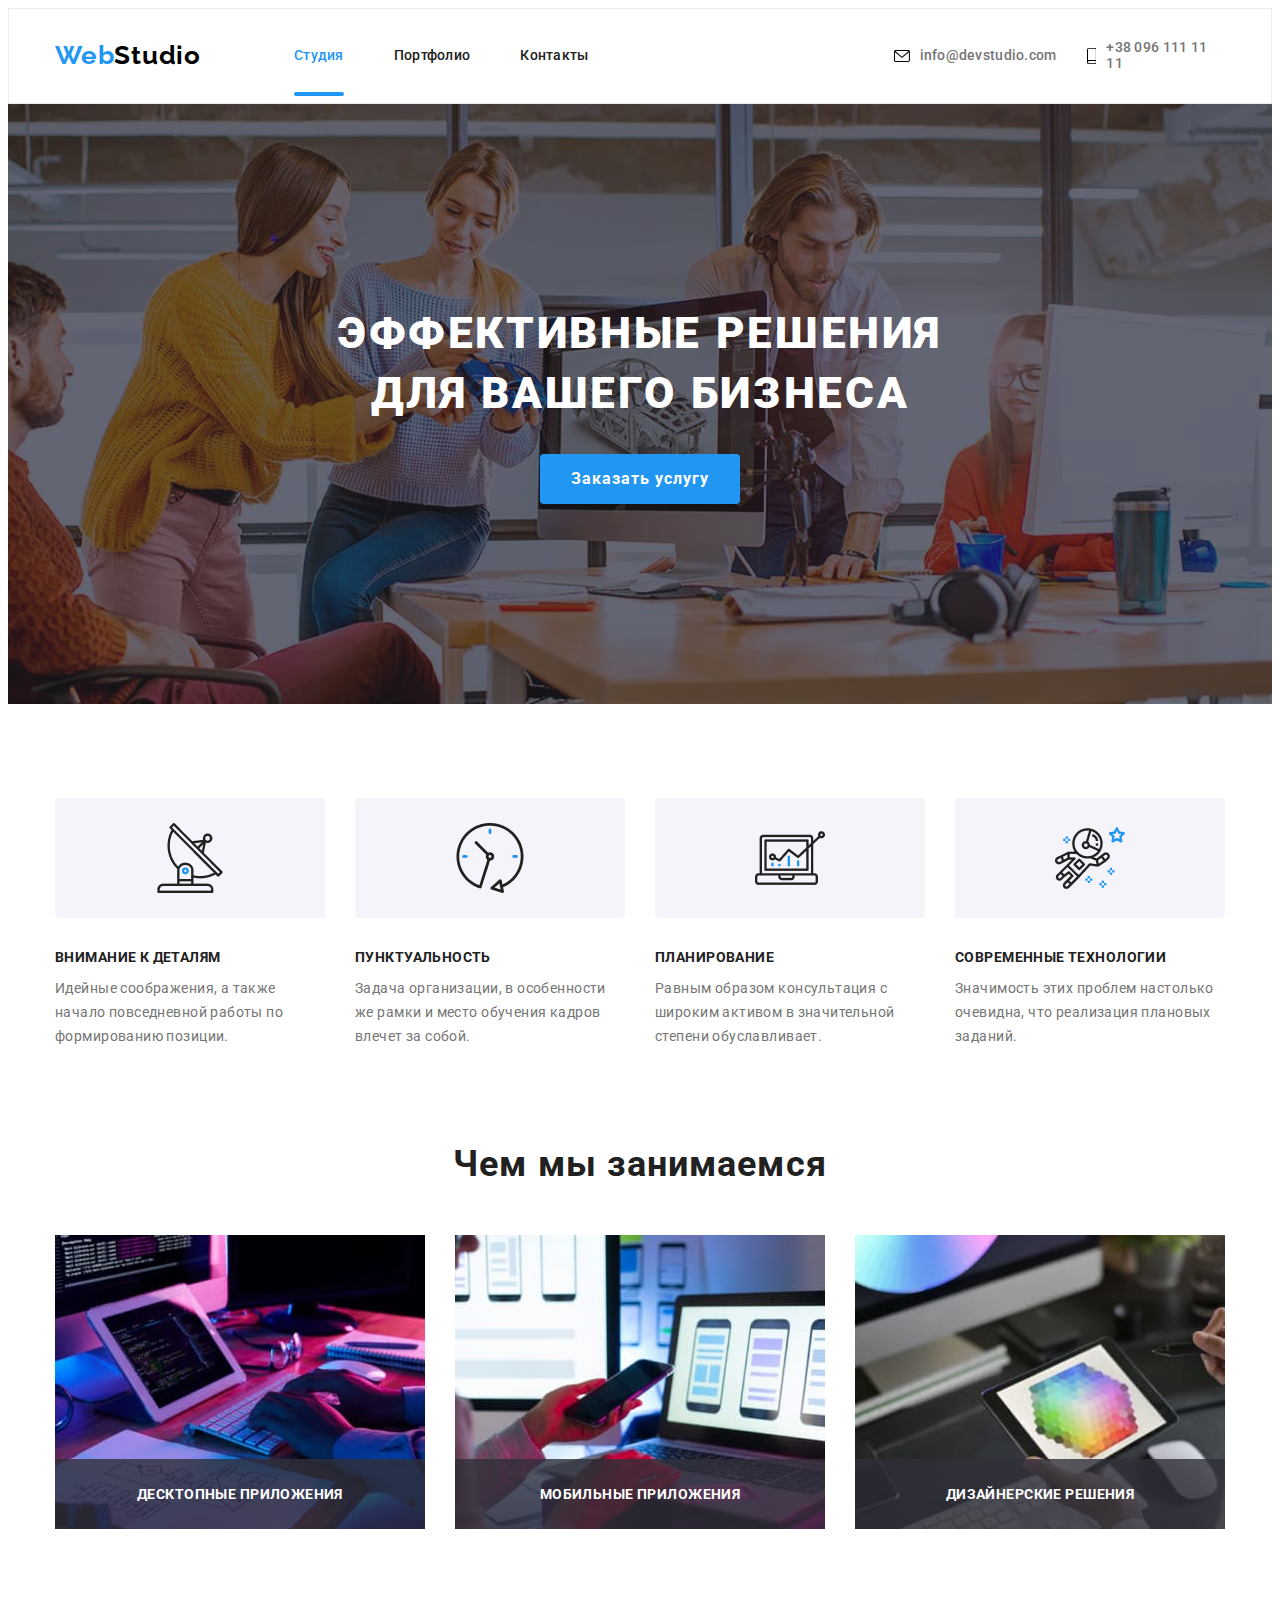
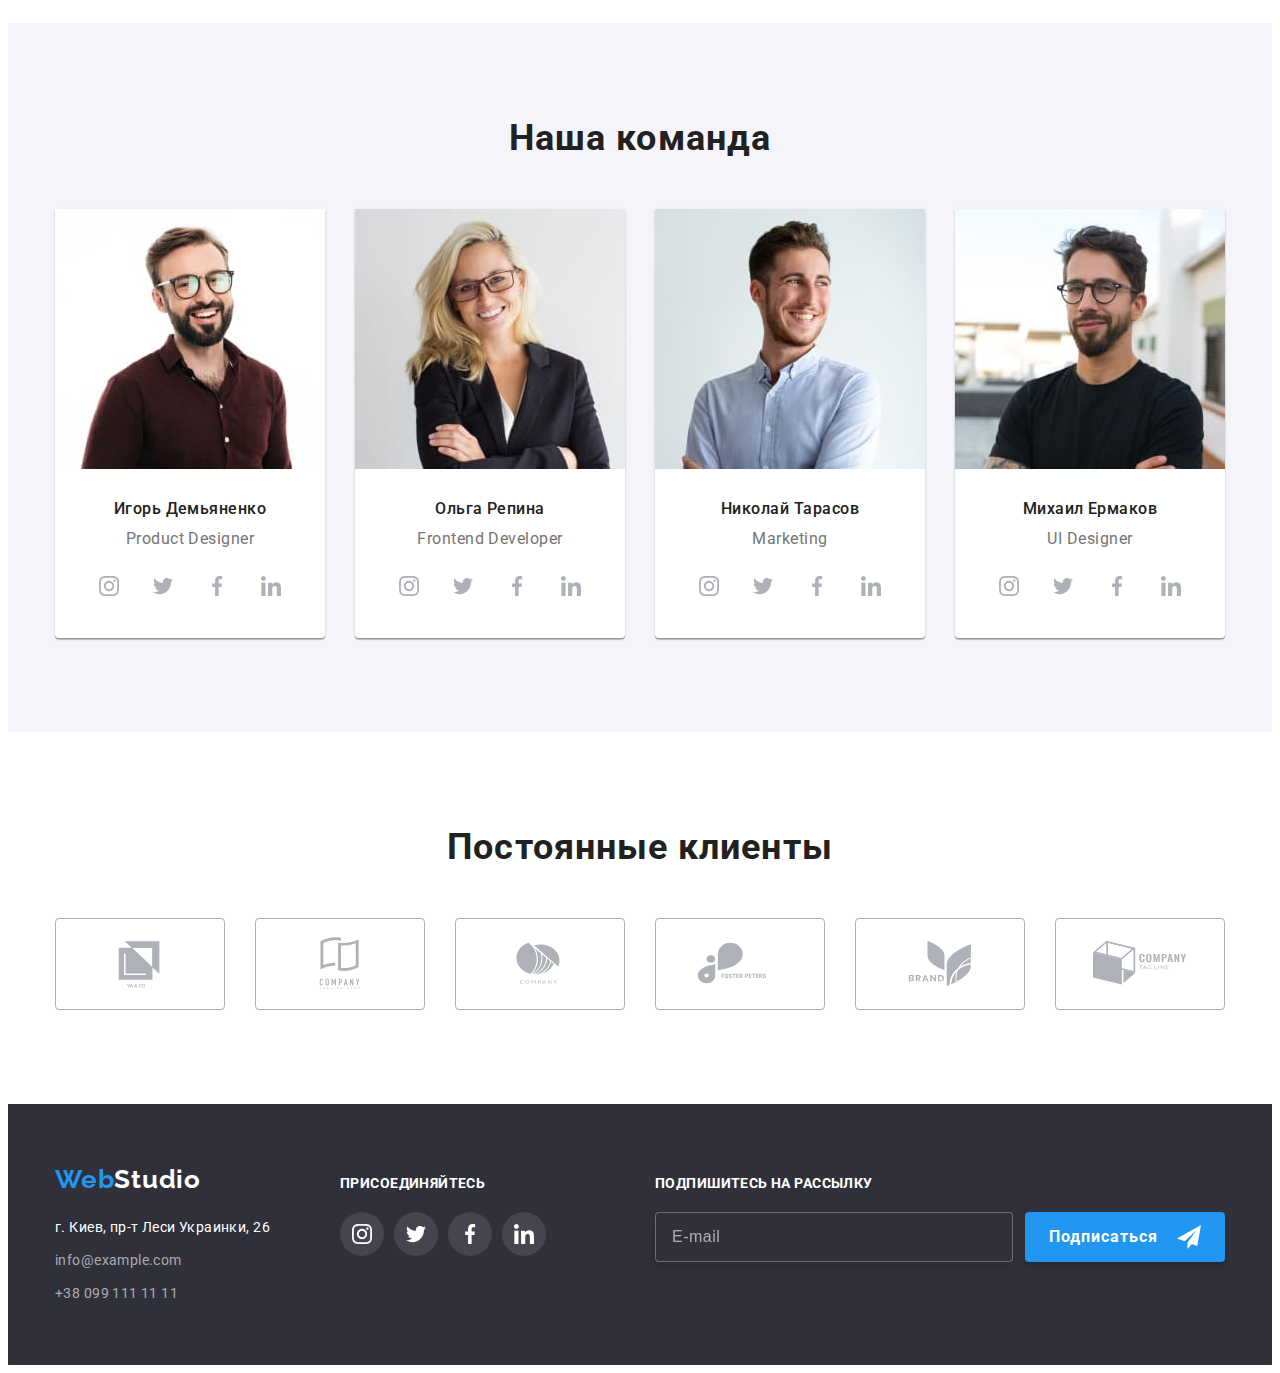
<file: index.html>
<!DOCTYPE html>
<html lang="ru">
  <head>
    <meta charset="UTF-8" />
    <meta http-equiv="X-UA-Compatible" content="IE=edge" />
    <meta name="viewport" content="width=device-width, initial-scale=1.0" />
    <link rel="preconnect" href="https://fonts.googleapis.com" />
    <link rel="preconnect" href="https://fonts.gstatic.com" crossorigin />
    <link
      href="https://fonts.googleapis.com/css2?family=Raleway:wght@700&family=Roboto:wght@400;500;700;900&display=swap"
      rel="stylesheet"
    />
    <title>Студия</title>
    <link
      rel="stylesheet"
      href="https://cdnjs.cloudflare.com/ajax/libs/modern-normalize/1.1.0/modern-normalize.min.css"
      integrity="sha512-wpPYUAdjBVSE4KJnH1VR1HeZfpl1ub8YT/NKx4PuQ5NmX2tKuGu6U/JRp5y+Y8XG2tV+wKQpNHVUX03MfMFn9Q=="
      crossorigin="anonymous"
      referrerpolicy="no-referrer"
    />
    <link rel="stylesheet" href="./css/main.min.css">
  </head>
  <body>
    <header class="header">
      <div class="header-container container">
        <nav class="nav">
          <a href="" lang="en" class="nav__logo logo link"
            ><span class="half-logo">Web</span>Studio</a
          >
          <ul class="menu list">
            <li class="menu__item">
              <a href="./index.html" class="menu__link link current">Студия</a>
            </li>
            <li class="menu__item">
              <a href="./portfolio.html" class="menu__link link">Портфолио</a>
            </li>
            <li class="menu__item">
              <a href="" class="menu__link link">Контакты</a>
            </li>
          </ul>
        </nav>
        <ul class="menu list">
          <li class="mail">
            <a href="mailto:info@devstudio.com" class="mail__link link">
              <svg class="mail__icon" width="16" height="12">
                <use href="./images/icons.svg#icon-mail-icon"></use>
              </svg>
              info@devstudio.com
            </a>
          </li>
          <li class="tel">
            <a href="tel:+380961111111" class="tel__link link">
              <svg class="tel__icon" width="10" height="16">
                <use href="./images/icons.svg#icon-tel-icon"></use>
              </svg>
              +38 096 111 11 11
            </a>
          </li>
        </ul>
      </div>
    </header>
    <main>
      <section class="after-header section">
        <div class="after-header__container container">
          <h1 class="after-header__title">
            Эффективные решения для вашего бизнеса
          </h1>
          <button
            type="button"
            class="after-header__btn after-header__btn-background btn"
            data-modal-open
          >
            Заказать услугу
          </button>
        </div>
      </section>
      <section class="about section">
        <div class="about__container container">
          <h2 class="visually-hidden">О нас</h2>
          <ul class="about__list list">
            <li class="about__item about__icon-antenna">
              Внимание к деталям
              <p class="about__item-text">
                Идейные соображения, а также начало повседневной работы по
                формированию позиции.
              </p>
            </li>
            <li class="about__item about__icon-clock">
              Пунктуальность
              <p class="about__item-text">
                Задача организации, в особенности же рамки и место обучения
                кадров влечет за собой.
              </p>
            </li>
            <li class="about__item about__icon-diagram">
              Планирование
              <p class="about__item-text">
                Равным образом консультация с широким активом в значительной
                степени обуславливает.
              </p>
            </li>
            <li class="about__item about__icon-astronaut">
              Современные технологии
              <p class="about__item-text">
                Значимость этих проблем настолько очевидна, что реализация
                плановых заданий.
              </p>
            </li>
          </ul>
        </div>
      </section>
      <section class="hero section">
        <div class="hero__container container">
          <h2 class="hero__title">Чем мы занимаемся</h2>
          <ul class="hero__list list">
            <li class="hero__item">
              <div class="hero__item-description">
                <img
                  src="./images/about-1.jpg"
                  alt="человек работает за компьютером"
                  width="370"
                  height="294"
                />
                <h3 class="hero__description-text">Десктопные приложения</h3>
              </div>
            </li>
            <li class="hero__item">
              <div class="hero__item-description">
                <img
                  src="./images/about-2.jpg"
                  alt="человек работает за ноутбуком"
                  width="370"
                  height="294"
                />
                <h3 class="hero__description-text">Мобильные приложения</h3>
              </div>
            </li>
            <li class="hero__item">
              <div class="hero__item-description">
                <img
                  src="./images/about-3.jpg"
                  alt="человек работает на планшете"
                  width="370"
                  height="294"
                />
                <h3 class="hero__description-text">Дизайнерские решения</h3>
              </div>
            </li>
          </ul>
        </div>
      </section>
      <section class="team section">
        <div class="team__container container">
          <h2 class="team__title">Наша команда</h2>
          <ul class="team__list list">
            <li class="team__item">
              <img
                src="./images/our-team-1.jpg"
                alt="фото Игорь Демьяненко"
                width="270"
                height="260"
              />
              <div class="team__text-container">
                <h3 class="team__item-title">Игорь Демьяненко</h3>
                <p lang="en" class="team__item-text">Product Designer</p>
                <ul class="team__soc-list list">
                  <li class="team__soc-item">
                    <a href="" class="team__soc-link link">
                      <svg class="team__soc-icon" width="20" height="20">
                        <use
                          href="./images/icons.svg#icon-instagram-icon"
                        ></use>
                      </svg>
                    </a>
                  </li>
                  <li class="team__soc-item">
                    <a href="" class="team__soc-link link">
                      <svg class="team__soc-icon" width="20" height="20">
                        <use href="./images/icons.svg#icon-twitter-icon"></use>
                      </svg>
                    </a>
                  </li>
                  <li class="team__soc-item">
                    <a href="" class="team__soc-link link">
                      <svg class="team__soc-icon" width="20" height="20">
                        <use href="./images/icons.svg#icon-facebook-icon"></use>
                      </svg>
                    </a>
                  </li>
                  <li class="team__soc-item">
                    <a href="" class="team__soc-link link">
                      <svg class="team__soc-icon" width="20" height="20">
                        <use href="./images/icons.svg#icon-linkedin-icon"></use>
                      </svg>
                    </a>
                  </li>
                </ul>
              </div>
            </li>
            <li class="team__item">
              <img
                src="./images/our-team-2.jpg"
                alt="фото Ольга Репина"
                width="270"
                height="260"
              />
              <div class="team__text-container">
                <h3 class="team__item-title">Ольга Репина</h3>
                <p lang="en" class="team__item-text">Frontend Developer</p>
                <ul class="team__soc-list list">
                  <li class="team__soc-item">
                    <a href="" class="team__soc-link link">
                      <svg class="team__soc-icon" width="20" height="20">
                        <use
                          href="./images/icons.svg#icon-instagram-icon"
                        ></use>
                      </svg>
                    </a>
                  </li>
                  <li class="team__soc-item">
                    <a href="" class="team__soc-link link">
                      <svg class="team__soc-icon" width="20" height="20">
                        <use href="./images/icons.svg#icon-twitter-icon"></use>
                      </svg>
                    </a>
                  </li>
                  <li class="team__soc-item">
                    <a href="" class="team__soc-link link">
                      <svg class="team__soc-icon" width="20" height="20">
                        <use href="./images/icons.svg#icon-facebook-icon"></use>
                      </svg>
                    </a>
                  </li>
                  <li class="team__soc-item">
                    <a href="" class="team__soc-link link">
                      <svg class="team__soc-icon" width="20" height="20">
                        <use href="./images/icons.svg#icon-linkedin-icon"></use>
                      </svg>
                    </a>
                  </li>
                </ul>
              </div>
            </li>
            <li class="team__item">
              <img
                src="./images/our-team-3.jpg"
                alt="фото Николай Тарасов"
                width="270"
                height="260"
              />
              <div class="team__text-container">
                <h3 class="team__item-title">Николай Тарасов</h3>
                <p lang="en" class="team__item-text">Marketing</p>
                <ul class="team__soc-list list">
                  <li class="team__soc-item">
                    <a href="" class="team__soc-link link">
                      <svg class="team__soc-icon" width="20" height="20">
                        <use
                          href="./images/icons.svg#icon-instagram-icon"
                        ></use>
                      </svg>
                    </a>
                  </li>
                  <li class="team__soc-item">
                    <a href="" class="team__soc-link link">
                      <svg class="team__soc-icon" width="20" height="20">
                        <use href="./images/icons.svg#icon-twitter-icon"></use>
                      </svg>
                    </a>
                  </li>
                  <li class="team__soc-item">
                    <a href="" class="team__soc-link link"
                      ><svg class="team__soc-icon" width="20" height="20">
                        <use href="./images/icons.svg#icon-facebook-icon"></use>
                      </svg>
                    </a>
                  </li>
                  <li class="team__soc-item">
                    <a href="" class="team__soc-link link"
                      ><svg class="team__soc-icon" width="20" height="20">
                        <use href="./images/icons.svg#icon-linkedin-icon"></use>
                      </svg>
                    </a>
                  </li>
                </ul>
              </div>
            </li>
            <li class="team__item">
              <img
                src="./images/our-team-4.jpg"
                alt="фото Михаил Ермаков"
                width="270"
                height="260"
              />
              <div class="team__text-container">
                <h3 class="team__item-title">Михаил Ермаков</h3>
                <p lang="en" class="team__item-text">UI Designer</p>
                <ul class="team__soc-list list">
                  <li class="team__soc-item">
                    <a href="" class="team__soc-link link">
                      <svg class="team__soc-icon" width="20" height="20">
                        <use
                          href="./images/icons.svg#icon-instagram-icon"
                        ></use>
                      </svg>
                    </a>
                  </li>
                  <li class="team__soc-item">
                    <a href="" class="team__soc-link link">
                      <svg class="team__soc-icon" width="20" height="20">
                        <use href="./images/icons.svg#icon-twitter-icon"></use>
                      </svg>
                    </a>
                  </li>
                  <li class="team__soc-item">
                    <a href="" class="team__soc-link link"
                      ><svg class="team__soc-icon" width="20" height="20">
                        <use href="./images/icons.svg#icon-facebook-icon"></use>
                      </svg>
                    </a>
                  </li>
                  <li class="team__soc-item">
                    <a href="" class="team__soc-link link"
                      ><svg class="team__soc-icon" width="20" height="20">
                        <use href="./images/icons.svg#icon-linkedin-icon"></use>
                      </svg>
                    </a>
                  </li>
                </ul>
              </div>
            </li>
          </ul>
        </div>
      </section>
      <section class="clients section">
        <div class="container">
          <h2 class="clients__title">Постоянные клиенты</h2>
          <ul class="clients__list list">
            <li class="clients__item">
              <a href="" class="clients__link link">
                <svg class="clients__icon" width="106" height="60">
                  <use href="./images/icons.svg#client-icon-1"></use>
                </svg>
              </a>
            </li>
            <li class="clients__item">
              <a href="" class="clients__link link">
                <svg class="clients__icon" width="106" height="60">
                  <use href="./images/icons.svg#client-icon-2"></use>
                </svg>
              </a>
            </li>
            <li class="clients__item">
              <a href="" class="clients__link link">
                <svg class="clients__icon" width="106" height="60">
                  <use href="./images/icons.svg#client-icon-3"></use>
                </svg>
              </a>
            </li>
            <li class="clients__item">
              <a href="" class="clients__link link">
                <svg class="clients__icon" width="106" height="60">
                  <use href="./images/icons.svg#client-icon-4"></use>
                </svg>
              </a>
            </li>
            <li class="clients__item">
              <a href="" class="clients__link link">
                <svg class="clients__icon" width="106" height="60">
                  <use href="./images/icons.svg#client-icon-5"></use>
                </svg>
              </a>
            </li>
            <li class="clients__item">
              <a href="" class="clients__link link">
                <svg class="clients__icon" width="106" height="60">
                  <use href="./images/icons.svg#client-icon-6"></use>
                </svg>
              </a>
            </li>
          </ul>
        </div>
      </section>
    </main>
    <footer class="footer">
      <div class="footer__main-container container">
        <div class="footer-container">
          <a href="" lang="en" class="footer-container__logo logo link"
            ><span class="footer-container__half-logo half-logo">Web</span>Studio</a
          >
          <address class="footer-address">
            <ul class="footer-list list">
              <li class="footer-list__item">
                <a href="" class="footer-list__link link"
                  >г. Киев, пр-т Леси Украинки, 26</a
                >
              </li>
              <li class="footer-list__item">
                <a href="mailto:info@example.com" class="footer-list__mail-link link"
                  >info@example.com</a
                >
              </li>
              <li class="footer-list__item">
                <a href="tel:+380991111111" class="footer-list__tel-link link"
                  >+38 099 111 11 11</a
                >
              </li>
            </ul>
          </address>
        </div>
        <div class="footer-second-container">
          <p class="footer-second-container__text">присоединяйтесь</p>
          <ul class="footer-soc list">
            <li class="footer-soc__item">
              <a href="" class="footer-soc__link link">
                <svg class="footer-soc__icon" width="20px" height="20px">
                  <use href="./images/icons.svg#icon-instagram-icon"></use>
                </svg>
              </a>
            </li>
            <li class="footer-soc__item">
              <a href="" class="footer-soc__link link">
                <svg class="footer-soc__icon" width="20px" height="20px">
                  <use href="./images/icons.svg#icon-twitter-icon"></use>
                </svg>
              </a>
            </li>
            <li class="footer-soc__item">
              <a href="" class="footer-soc__link link">
                <svg class="footer-soc__icon" width="20px" height="20px">
                  <use href="./images/icons.svg#icon-facebook-icon"></use>
                </svg>
              </a>
            </li>
            <li class="footer-soc__item">
              <a href="" class="footer-soc__link link">
                <svg class="footer-soc__icon" width="20px" height="20px">
                  <use href="./images/icons.svg#icon-linkedin-icon"></use>
                </svg>
              </a>
            </li>
          </ul>
        </div>
        <div class="footer-mailing">
          <p class="footer-mailing__text">Подпишитесь на рассылку</p>
          <form class="footer-mailing__form">
            <input
              type="email"
              placeholder="E-mail"
              name="footer-mailing"
              class="footer-mailing__input"
            />
            <button type="submit" class="footer-mailing__btn btn">
              Подписаться<svg
                class="footer-mailing__icon-telegram"
                width="24px"
                height="24px"
              >
                <use href="./images/icons.svg#icon-footer-telegram"></use>
              </svg>
            </button>
          </form>
        </div>
      </div>
    </footer>
    <div class="backdrop is-hidden" data-modal>
      <div class="modal">
        <button type="button" class="modal__close-btn" data-modal-close>
          <svg width="18" height="18">
            <use href="./images/icons.svg#icon-modal-close"></use>
          </svg>
        </button>
        <p class="modal__title">Оставьте свои данные, мы вам перезвоним</p>
        <form class="modal-form">
          <div class="modal-field">
            <label for="user-name" class="modal-field__label">Имя</label>
            <div class="input-container">
              <input
                type="text"
                name="user-name"
                class="input-container__input"
                id="user-name"
                required
              />
              <svg class="input-container__modal-icon" width="18px" height="18px">
                <use href="./images/icons.svg#icon-modal-name"></use>
              </svg>
            </div>
          </div>
          <div class="modal-field">
            <label for="user-tel" class="modal-field__label">Телефон</label>
            <div class="input-container">
              <input
                type="tel"
                name="user-tel"
                class="input-container__input"
                id="user-tel"
                required
              />
              <svg class="input-container__modal-icon" width="18px" height="18px">
                <use href="./images/icons.svg#icon-modal-tel"></use>
              </svg>
            </div>
          </div>
          <div class="modal-field">
            <label for="user-mail" class="modal-field__label">Почта</label>
            <div class="input-container">
              <input
                type="email"
                name="user-mail"
                class="input-container__input"
                id="user-mail"
                required
              />
              <svg class="input-container__modal-icon" width="18px" height="18px">
                <use href="./images/icons.svg#icon-modal-mail"></use>
              </svg>
            </div>
          </div>
          <div class="modal-field">
            <label for="modal-text" class="modal-field__label">Комментарий</label>
            <textarea
              name="modal-text"
              id="modal-text"
              class="modal-field__text"
              placeholder="Введите текст"
            ></textarea>
          </div>
          <div class="privacy-field">
            <input
              type="checkbox"
              name="privact"
              id="privacy"
              class="privacy-field__input-check visually-hidden"
              required
            />
            <label for="privacy" class="privacy-field__input-check-text"
              ><span>Соглашаюсь с рассылкой и принимаю&nbsp;</span
              ><a href="" class="privacy-field__input-check-link">Условия договора</a></label
            >
          </div>
          <button type="submit" class="modal-form__btn btn">Отправить</button>
        </form>
      </div>
    </div>
    <script src="./js/modal.js"></script>
  </body>
</html>
</file>
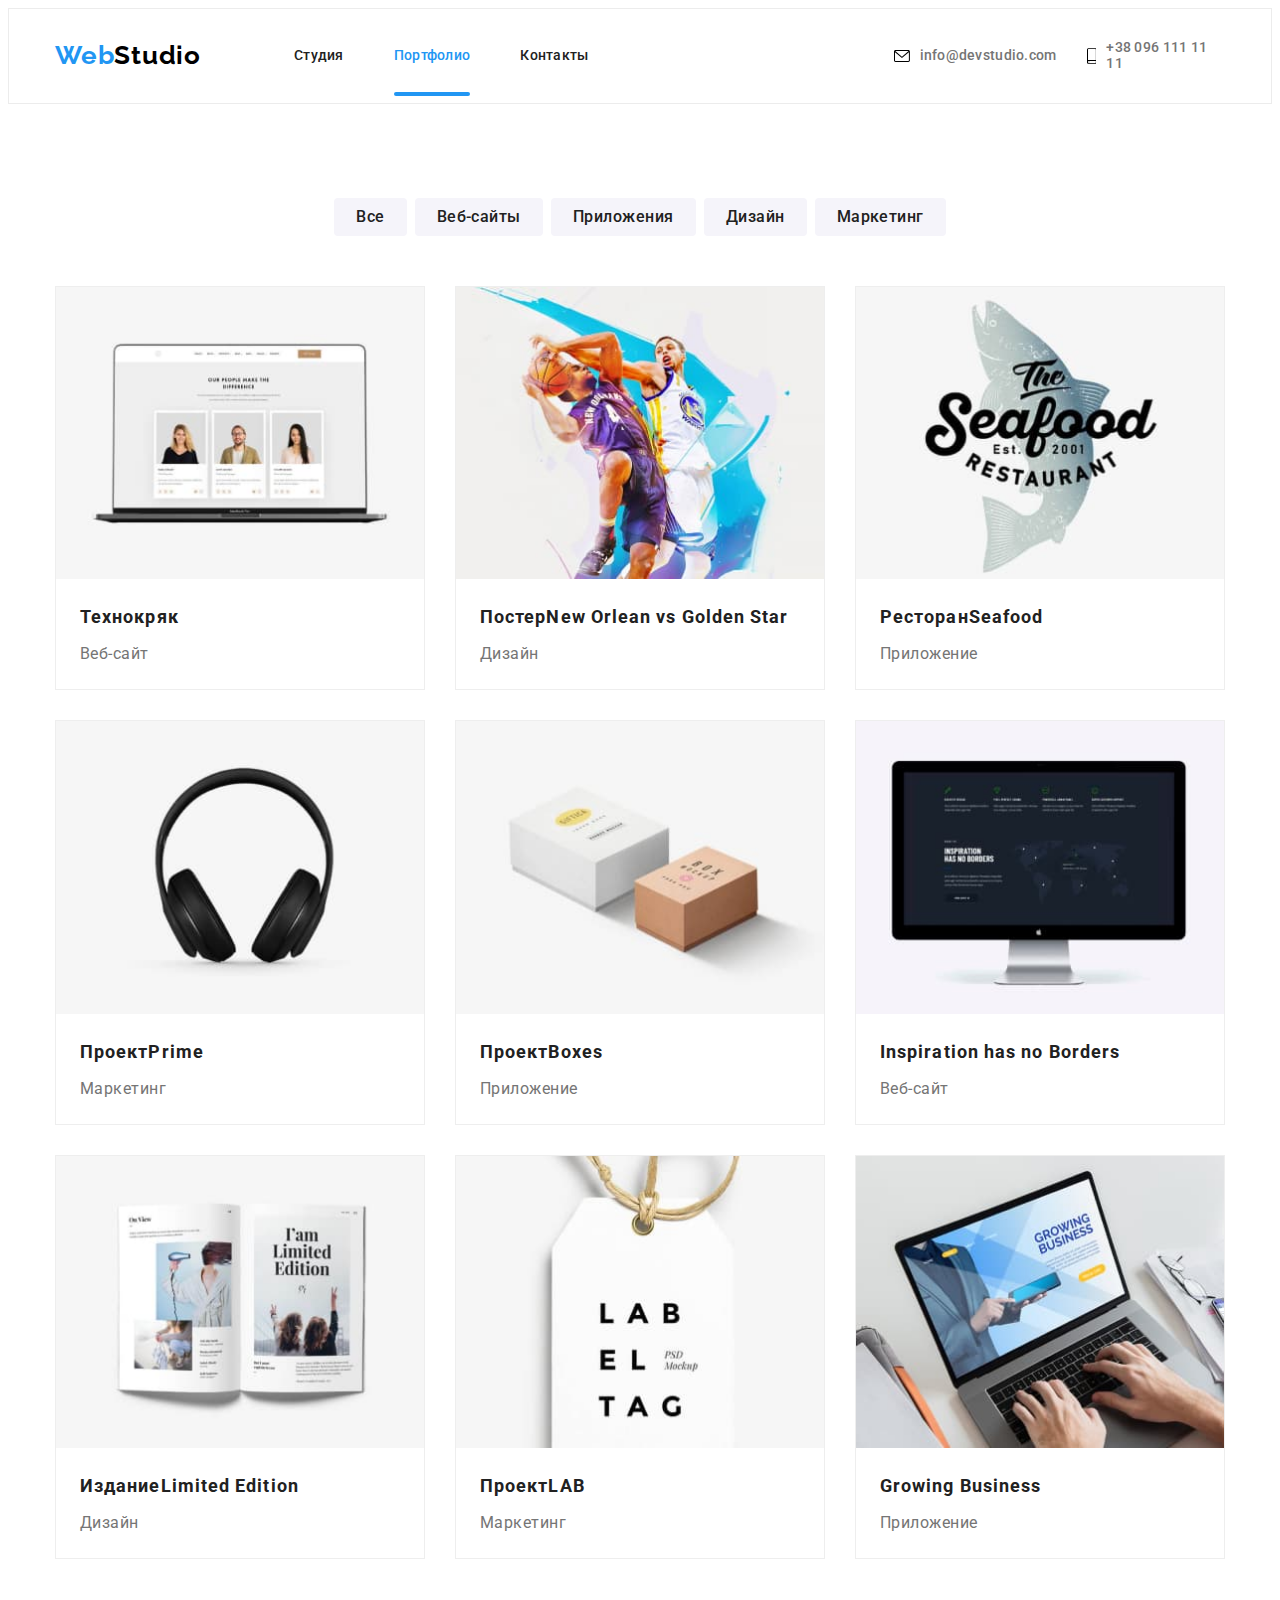
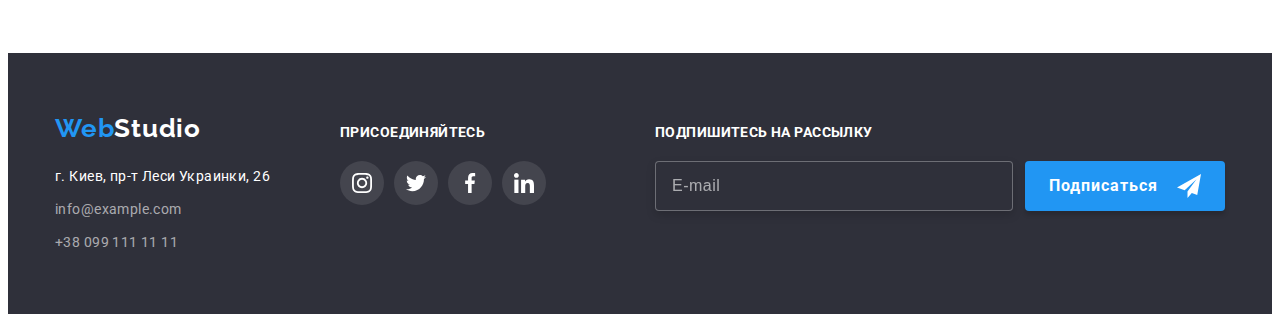
<file: portfolio.html>
<!DOCTYPE html>
<html lang="ru">
  <head>
    <meta charset="UTF-8" />
    <meta http-equiv="X-UA-Compatible" content="IE=edge" />
    <meta name="viewport" content="width=device-width, initial-scale=1.0" />
    <link rel="preconnect" href="https://fonts.googleapis.com" />
    <link rel="preconnect" href="https://fonts.gstatic.com" crossorigin />
    <link
      href="https://fonts.googleapis.com/css2?family=Raleway:wght@700&family=Roboto:wght@400;500;700;900&display=swap"
      rel="stylesheet"
    />
    <title>Портфолио</title>
    <link
      rel="stylesheet"
      href="https://cdnjs.cloudflare.com/ajax/libs/modern-normalize/1.1.0/modern-normalize.min.css"
      integrity="sha512-wpPYUAdjBVSE4KJnH1VR1HeZfpl1ub8YT/NKx4PuQ5NmX2tKuGu6U/JRp5y+Y8XG2tV+wKQpNHVUX03MfMFn9Q=="
      crossorigin="anonymous"
      referrerpolicy="no-referrer"
    />
    <link rel="stylesheet" href="./css/main.min.css">
  </head>
  <body>
    <header class="header">
      <div class="header-container container">
        <nav class="nav">
          <a href="" lang="en" class="nav__logo logo link"><span class="half-logo">Web</span>Studio</a>
          <ul class="menu list">
            <li class="menu__item">
              <a href="./index.html" class="menu__link link">Студия</a>
            </li>
            <li class="menu__item">
              <a href="./portfolio.html" class="menu__link link current">Портфолио</a>
            </li>
            <li class="menu__item">
              <a href="" class="menu__link link">Контакты</a>
            </li>
          </ul>
        </nav>
        <ul class="menu list">
          <li class="mail">
            <a href="mailto:info@devstudio.com" class="mail__link link">
              <svg class="mail__icon" width="16" height="12">
                <use href="./images/icons.svg#icon-mail-icon"></use>
              </svg>
              info@devstudio.com
            </a>
          </li>
          <li class="tel">
            <a href="tel:+380961111111" class="tel__link link">
              <svg class="tel__icon" width="10" height="16">
                <use href="./images/icons.svg#icon-tel-icon"></use>
              </svg>
              +38 096 111 11 11
            </a>
          </li>
        </ul>
      </div>
    </header>
    <main>
      <section class="portfolio-after-header section">
        <div class="container">
          <h1 class="visually-hidden">Портфолио</h1>
          <ul class="after-header-list portfolio list">
            <li class="after-header-item">
              <button type="button" class="secondary-btn btn">Все</button>
            </li>
            <li class="after-header-item">
              <button type="button" class="secondary-btn btn">Веб-сайты</button>
            </li>
            <li class="after-header-item">
              <button type="button" class="secondary-btn btn">
                Приложения
              </button>
            </li>
            <li class="after-header-item">
              <button type="button" class="secondary-btn btn">Дизайн</button>
            </li>
            <li class="after-header-item">
              <button type="button" class="secondary-btn btn">Маркетинг</button>
            </li>
          </ul>
          <ul class="portfolio-list list">
            <li class="portfolio-item">
              <a href="" class="portfolio-item-link link">
                <div class="portfolio-item-description">
                  <img
                    src="./images/portfolio-1.jpg"
                    alt="ноутбук"
                    width="370"
                    height="294"
                  />
                  <p class="portfolio-description-text">
                    Ресурс предлагает комплексные предложения с разным уровнем
                    функционала и сервисов. Все это позволит посетителю получить
                    исчерпывающие сведения о компании или частном лице.
                  </p>
                </div>
                <div class="portfolio-grid-container">
                  <h2 class="portfolio-item-title">Технокряк</h2>
                  <p class="portfolio-item-text">Веб-сайт</p>
                </div>
              </a>
            </li>
            <li class="portfolio-item">
              <a href="" class="portfolio-item-link link">
                <div class="portfolio-item-description">
                  <img
                    src="./images/portfolio-2.jpg"
                    alt="постер"
                    width="370"
                    height="294"
                  />
                  <p class="portfolio-description-text">
                    Ресурс предлагает комплексные предложения с разным уровнем
                    функционала и сервисов. Все это позволит посетителю получить
                    исчерпывающие сведения о компании или частном лице.
                  </p>
                </div>
                <div class="portfolio-grid-container">
                  <h2 class="portfolio-item-title">
                    Постер<span lang="en">New Orlean vs Golden Star</span>
                  </h2>
                  <p class="portfolio-item-text">Дизайн</p>
                </div>
              </a>
            </li>
            <li class="portfolio-item">
              <a href="" class="portfolio-item-link link">
                <div class="portfolio-item-description">
                  <img
                    src="./images/portfolio-3.jpg"
                    alt="лого ресторана"
                    width="370"
                    height="294"
                  />
                  <p class="portfolio-description-text">
                    Ресурс предлагает комплексные предложения с разным уровнем
                    функционала и сервисов. Все это позволит посетителю получить
                    исчерпывающие сведения о компании или частном лице.
                  </p>
                </div>
                <div class="portfolio-grid-container">
                  <h2 class="portfolio-item-title">
                    Ресторан<span lang="en">Seafood</span>
                  </h2>
                  <p class="portfolio-item-text">Приложение</p>
                </div>
              </a>
            </li>
            <li class="portfolio-item">
              <a href="" class="portfolio-item-link link">
                <div class="portfolio-item-description">
                  <img
                    src="./images/portfolio-4.jpg"
                    alt="наушники"
                    width="370"
                    height="294"
                  />
                  <p class="portfolio-description-text">
                    Ресурс предлагает комплексные предложения с разным уровнем
                    функционала и сервисов. Все это позволит посетителю получить
                    исчерпывающие сведения о компании или частном лице.
                  </p>
                </div>
                <div class="portfolio-grid-container">
                  <h2 class="portfolio-item-title">
                    Проект<span lang="en">Prime</span>
                  </h2>
                  <p class="portfolio-item-text">Маркетинг</p>
                </div>
              </a>
            </li>
            <li class="portfolio-item">
              <a href="" class="portfolio-item-link link">
                <div class="portfolio-item-description">
                  <img
                    src="./images/portfolio-5.jpg"
                    alt="коробки"
                    width="370"
                    height="294"
                  />
                  <p class="portfolio-description-text">
                    Ресурс предлагает комплексные предложения с разным уровнем
                    функционала и сервисов. Все это позволит посетителю получить
                    исчерпывающие сведения о компании или частном лице.
                  </p>
                </div>
                <div class="portfolio-grid-container">
                  <h2 class="portfolio-item-title">
                    Проект<span lang="en">Boxes</span>
                  </h2>
                  <p class="portfolio-item-text">Приложение</p>
                </div>
              </a>
            </li>
            <li class="portfolio-item">
              <a href="" class="portfolio-item-link link">
                <div class="portfolio-item-description">
                  <img
                    src="./images/portfolio-6.jpg"
                    alt="монитор"
                    width="370"
                    height="294"
                  />
                  <p class="portfolio-description-text">
                    Ресурс предлагает комплексные предложения с разным уровнем
                    функционала и сервисов. Все это позволит посетителю получить
                    исчерпывающие сведения о компании или частном лице.
                  </p>
                </div>
                <div class="portfolio-grid-container">
                  <h2 class="portfolio-item-title">
                    <span lang="en">Inspiration has no Borders</span>
                  </h2>
                  <p class="portfolio-item-text">Веб-сайт</p>
                </div>
              </a>
            </li>
            <li class="portfolio-item">
              <a href="" class="portfolio-item-link link">
                <div class="portfolio-item-description">
                  <img
                    src="./images/portfolio-7.jpg"
                    alt="журнал"
                    width="370"
                    height="294"
                  />
                  <p class="portfolio-description-text">
                    Ресурс предлагает комплексные предложения с разным уровнем
                    функционала и сервисов. Все это позволит посетителю получить
                    исчерпывающие сведения о компании или частном лице.
                  </p>
                </div>
                <div class="portfolio-grid-container">
                  <h2 class="portfolio-item-title">
                    Издание<span lang="en">Limited Edition</span>
                  </h2>
                  <p class="portfolio-item-text">Дизайн</p>
                </div>
              </a>
            </li>
            <li class="portfolio-item">
              <a href="" class="portfolio-item-link link">
                <div class="portfolio-item-description">
                  <img
                    src="./images/portfolio-8.jpg"
                    alt="лейбл"
                    width="370"
                    height="294"
                  />
                  <p class="portfolio-description-text">
                    Ресурс предлагает комплексные предложения с разным уровнем
                    функционала и сервисов. Все это позволит посетителю получить
                    исчерпывающие сведения о компании или частном лице.
                  </p>
                </div>
                <div class="portfolio-grid-container">
                  <h2 class="portfolio-item-title">
                    Проект<span lang="en">LAB</span>
                  </h2>
                  <p class="portfolio-item-text">Маркетинг</p>
                </div>
              </a>
            </li>
            <li class="portfolio-item">
              <a href="" class="portfolio-item-link link">
                <div class="portfolio-item-description">
                  <img
                    src="./images/portfolio-9.jpg"
                    alt="ноутбук"
                    width="370"
                    height="294"
                  />
                  <p class="portfolio-description-text">
                    Ресурс предлагает комплексные предложения с разным уровнем
                    функционала и сервисов. Все это позволит посетителю получить
                    исчерпывающие сведения о компании или частном лице.
                  </p>
                </div>
                <div class="portfolio-grid-container">
                  <h2 class="portfolio-item-title">
                    <span lang="en">Growing Business</span>
                  </h2>
                  <p class="portfolio-item-text">Приложение</p>
                </div>
              </a>
            </li>
          </ul>
        </div>
      </section>
    </main>
    <footer class="footer">
      <div class="footer__main-container container">
        <div class="footer-container">
          <a href="" lang="en" class="footer-container__logo logo link"><span
              class="footer-container__half-logo half-logo">Web</span>Studio</a>
          <address class="footer-address">
            <ul class="footer-list list">
              <li class="footer-list__item">
                <a href="" class="footer-list__link link">г. Киев, пр-т Леси Украинки, 26</a>
              </li>
              <li class="footer-list__item">
                <a href="mailto:info@example.com" class="footer-list__mail-link link">info@example.com</a>
              </li>
              <li class="footer-list__item">
                <a href="tel:+380991111111" class="footer-list__tel-link link">+38 099 111 11 11</a>
              </li>
            </ul>
          </address>
        </div>
        <div class="footer-second-container">
          <p class="footer-second-container__text">присоединяйтесь</p>
          <ul class="footer-soc list">
            <li class="footer-soc__item">
              <a href="" class="footer-soc__link link">
                <svg class="footer-soc__icon" width="20px" height="20px">
                  <use href="./images/icons.svg#icon-instagram-icon"></use>
                </svg>
              </a>
            </li>
            <li class="footer-soc__item">
              <a href="" class="footer-soc__link link">
                <svg class="footer-soc__icon" width="20px" height="20px">
                  <use href="./images/icons.svg#icon-twitter-icon"></use>
                </svg>
              </a>
            </li>
            <li class="footer-soc__item">
              <a href="" class="footer-soc__link link">
                <svg class="footer-soc__icon" width="20px" height="20px">
                  <use href="./images/icons.svg#icon-facebook-icon"></use>
                </svg>
              </a>
            </li>
            <li class="footer-soc__item">
              <a href="" class="footer-soc__link link">
                <svg class="footer-soc__icon" width="20px" height="20px">
                  <use href="./images/icons.svg#icon-linkedin-icon"></use>
                </svg>
              </a>
            </li>
          </ul>
        </div>
        <div class="footer-mailing">
          <p class="footer-mailing__text">Подпишитесь на рассылку</p>
          <form class="footer-mailing__form">
            <input type="email" placeholder="E-mail" name="footer-mailing" class="footer-mailing__input" />
            <button type="submit" class="footer-mailing__btn btn">
              Подписаться<svg class="footer-mailing__icon-telegram" width="24px" height="24px">
                <use href="./images/icons.svg#icon-footer-telegram"></use>
              </svg>
            </button>
          </form>
        </div>
      </div>
    </footer>
  </body>
</html>
</file>
<file: css/main.min.css>
:root{--btn-background-color: #2196f3;--btn-color: #ffffff;--list-text-color: #757575;--accent-color: #2196f3;--primary-background-color: #2f303a;--secondary-background-color: #f5f4fa;--page-background-color: #ffffff;--main-text-color: #212121;--icon-color: #afb1b8}.visually-hidden{position:absolute;white-space:nowrap;width:1px;height:1px;overflow:hidden;border:0;padding:0;clip:rect(0 0 0 0);clip-path:inset(50%);margin:-1px}body{font-family:"Roboto",sans-serif;color:var(--main-text-color);background-color:var(--page-background-color)}img{display:block;max-width:100%;height:auto}.list{list-style:none}.link{text-decoration:none}*,::after,::before{box-sizing:border-box}h1,h2,h3,h4,h5,h6,ul,p{margin:0;padding:0}.container{width:1200px;padding:0 15px;margin:0 auto}.section{padding:94px 0}.half-logo{color:var(--accent-color)}.btn{border:0;font-family:inherit;cursor:pointer;text-decoration:none}.header{outline:1px solid #ececec;outline-offset:-1px}.header-container{display:flex;align-items:center}.nav__logo{margin-right:93px;padding-top:24px;padding-bottom:24px}.menu__link.current{color:var(--accent-color)}.menu__link.current::after{content:"";position:absolute;height:4px;width:100%;background-color:#2196f3;border-radius:2px;bottom:0;left:0}.nav{display:flex;align-items:center;margin-right:305px}.nav__logo{font-family:"Raleway";font-style:normal;font-weight:700;font-size:26px;line-height:1.19;letter-spacing:.03em;color:#000}.menu__item:not(:last-child){margin-right:50px;position:relative}.menu__link{display:block;font-weight:500;font-size:14px;line-height:1.14;letter-spacing:.02em;color:var(--main-text-color);padding:32px 0;transition:color 250ms cubic-bezier(0.4, 0, 0.2, 1)}.menu__link:hover,.menu__link:focus{color:var(--accent-color)}.menu{display:flex;align-items:center;justify-content:center}.mail__link{margin-right:30px}.tel__link,.mail__link{display:flex;align-items:center;justify-content:center;padding:32px 0;font-weight:500;font-size:14px;line-height:1.14;letter-spacing:.02em;color:#757575;transition:color 250ms cubic-bezier(0.4, 0, 0.2, 1)}.tel__link:hover,.tel__link:hover,.tel__link:focus,.tel__link:focus,.mail__link:hover,.mail__link:hover,.mail__link:focus,.mail__link:focus{color:var(--accent-color)}.mail__icon,.tel__icon{margin-right:10px;transition:fill 250ms cubic-bezier(0.4, 0, 0.2, 1)}.tel__link:hover .mail__icon,.mail__link:hover .mail__icon,.tel__link:focus .mail__icon,.mail__link:focus .mail__icon,.tel__link:hover .tel__icon,.mail__link:hover .tel__icon,.tel__link:focus .tel__icon,.mail__link:focus .tel__icon{fill:var(--accent-color)}.after-header{background-color:var(--primary-background-color);padding-top:200px;padding-bottom:200px;background-image:linear-gradient(rgba(47, 48, 58, 0.4), rgba(47, 48, 58, 0.4)),url(../images/hero-background.jpg);background-repeat:no-repeat;background-position:center;background-size:cover;max-width:1600px;margin:0 auto}.after-header__container{text-align:center}.after-header__title{margin:auto;font-weight:900;font-size:44px;line-height:1.36;text-align:center;letter-spacing:.06em;text-transform:uppercase;color:#fff;max-width:696px}.after-header__btn{font-weight:700;font-size:16px;line-height:1.88;align-items:center;text-align:center;letter-spacing:.06em;color:var(--btn-color);margin-top:30px}.after-header__btn-background{width:200px;height:50px;left:700px;top:430px;background:var(--btn-background-color);box-shadow:0px 4px 4px rgba(0,0,0,.15);border-radius:4px}.about__list{display:flex;flex-direction:row}.about__item{font-weight:700;font-size:14px;line-height:1.42;letter-spacing:.03em;text-transform:uppercase}.about__item::before{content:"";display:block;background:#f5f4fa;border-radius:4px;height:120px;background-size:70px;background-repeat:no-repeat;background-position:center;margin-bottom:30px}.about__item:not(:last-child){margin-right:30px}.about__icon-antenna::before{background-image:url(../images/antenna.png)}.about__icon-clock::before{background-image:url(../images/clock.png)}.about__icon-diagram::before{background-image:url(../images/diagram.png)}.about__icon-astronaut::before{background-image:url(../images/astronaut.png)}.about__item-text{font-weight:400;font-size:14px;line-height:1.71;letter-spacing:.03em;text-transform:none;color:var(--list-text-color);margin-top:10px;max-width:270px}.clients{text-align:center}.clients__title{font-weight:700;font-size:36px;line-height:1.17;letter-spacing:.03em;margin-bottom:50px}.clients__list{display:flex;justify-content:center}.clients__item{width:170px;height:92px;margin-left:30px}.clients__item:first-child{margin-left:0}.clients__link{display:flex;align-items:center;justify-content:center;border:1px solid var(--icon-color);border-radius:4px;height:100%;width:100%;outline:rgba(0,0,0,0);color:var(--icon-color);transition:border 250ms cubic-bezier(0.4, 0, 0.2, 1)}.clients__link:hover,.clients__link:focus{border:1px solid var(--accent-color)}.clients__icon{fill:currentColor;transition:fill 250ms cubic-bezier(0.4, 0, 0.2, 1)}.clients__link:hover .clients__icon,.clients__link:focus .clients__icon{fill:var(--accent-color)}.footer{background-color:var(--primary-background-color);padding-top:60px;padding-bottom:60px}.footer__main-container{display:flex;align-items:baseline}.footer-list{font-style:normal}.footer-container__logo{display:block;margin-bottom:20px;font-family:"Raleway";font-weight:700;font-size:26px;line-height:1.19;letter-spacing:.03em;color:#fff}.footer-list__item:not(:last-child){margin-bottom:9px}.footer-list__link{font-size:14px;line-height:1.72;letter-spacing:.03em;color:#fff;transition:color 250ms cubic-bezier(0.4, 0, 0.2, 1)}.footer-list__link:hover,.footer-list__link:focus{color:var(--accent-color)}.footer-list__mail-link,.footer-list__tel-link{font-size:14px;line-height:1.72;letter-spacing:.03em;color:rgba(255,255,255,.6);transition:color 250ms cubic-bezier(0.4, 0, 0.2, 1)}.footer-list__mail-link:hover,.footer-list__mail-link:hover,.footer-list__mail-link:focus,.footer-list__mail-link:focus,.footer-list__tel-link:hover,.footer-list__tel-link:hover,.footer-list__tel-link:focus,.footer-list__tel-link:focus{color:var(--accent-color)}.footer-second-container{margin-left:70px}.footer-second-container__text{font-weight:700;font-size:14px;line-height:1.14;letter-spacing:.03em;text-transform:uppercase;color:#fff;margin-bottom:20px}.footer-soc{display:flex}.footer-soc__item{height:44px;width:44px;margin-left:10px;background:rgba(255,255,255,.1);border-radius:50%}.footer-soc__item:first-child{margin-left:0}.footer-soc__link{display:flex;align-items:center;justify-content:center;height:100%;width:100%;border-radius:50%;color:var(--btn-color);transition:background 250ms cubic-bezier(0.4, 0, 0.2, 1)}.footer-soc__link:hover,.footer-soc__link:focus{background-color:var(--accent-color)}.footer-soc__icon{fill:currentColor}.footer-mailing{margin-left:auto}.footer-mailing__text{font-weight:700;font-size:14px;line-height:1.14;letter-spacing:.03em;text-transform:uppercase;color:#fff;margin-bottom:20px}.footer-mailing__form{display:flex}.footer-mailing__icon-telegram{fill:#fff}.footer-mailing__input{background:#2f303a;border:1px solid rgba(255,255,255,.3);filter:drop-shadow(0px 4px 4px rgba(0, 0, 0, 0.15));border-radius:4px;width:358px;height:50px;padding-left:16px;color:#fff;font-size:14px;line-height:1.14;letter-spacing:.03em;outline:rgba(0,0,0,0);transition:border 250ms cubic-bezier(0.4, 0, 0.2, 1)}.footer-mailing__input:focus{border:1px solid var(--accent-color)}.footer-mailing__input::placeholder{font-size:16px;line-height:1.25;letter-spacing:.03em;color:rgba(255,255,255,.6)}.footer-mailing__btn{display:flex;justify-content:space-evenly;width:200px;height:50px;margin-left:12px;font-weight:700;font-size:16px;line-height:1.88;align-items:center;text-align:center;letter-spacing:.06em;color:#fff;background-color:var(--accent-color);box-shadow:0px 4px 4px rgba(0,0,0,.15);border-radius:4px}.hero{padding-top:0}.hero__container{text-align:center}.hero__list{display:flex;flex-direction:row}.hero__item-description{position:relative}.hero__description-text{position:absolute;height:70px;width:100%;bottom:0;left:0;display:flex;align-items:center;justify-content:center;font-size:14px;line-height:1.43;letter-spacing:.03em;text-transform:uppercase;color:#fff;background:rgba(47,48,58,.8)}.hero__item:not(:last-child){margin-right:30px}.hero__title{font-weight:700;font-size:36px;line-height:1.17;letter-spacing:.03em;margin-bottom:50px}.after-header-list{display:flex;justify-content:center}.after-header-item:not(:last-child){margin-right:8px}.secondary-btn{font-weight:500;font-size:16px;line-height:1.62;text-align:center;letter-spacing:.03em;color:var(--main-text-color);background-color:#f5f4fa;border-radius:4px;padding:6px 22px;transition:color 250ms cubic-bezier(0.4, 0, 0.2, 1),background 250ms cubic-bezier(0.4, 0, 0.2, 1),box-shadow 250ms cubic-bezier(0.4, 0, 0.2, 1)}.secondary-btn:hover,.secondary-btn:focus{background-color:var(--accent-color);color:#fff;box-shadow:0px 3px 1px rgba(0,0,0,.1),0px 1px 2px rgba(0,0,0,.08),0px 2px 2px rgba(0,0,0,.12)}.portfolio-item-title{font-weight:700;font-size:18px;line-height:2;letter-spacing:.06em;color:var(--main-text-color)}.portfolio-item-text{font-size:16px;line-height:1.88;letter-spacing:.03em;color:var(--list-text-color);margin-top:4px}.after-header-list.portfolio{margin-bottom:50px}.portfolio-list{display:flex;flex-wrap:wrap;margin:-15px}.portfolio-item{width:370px;margin:15px;border:1px solid #eee}.portfolio-item-description{position:relative;overflow:hidden}.portfolio-description-text{position:absolute;height:100%;top:0;padding:63px 24px;transition:transform 250ms cubic-bezier(0.4, 0, 0.2, 1);transform:translateY(101%);font-size:18px;line-height:1.56;letter-spacing:.03em;color:#fff;background:rgba(33,150,243,.9)}.portfolio-item-link:hover .portfolio-description-text,.portfolio-item-link:focus .portfolio-description-text{transform:translateY(0)}.portfolio-item-link{display:block;transition:box-shadow 250ms cubic-bezier(0.4, 0, 0.2, 1)}.portfolio-item-link:hover,.portfolio-item-link:focus{box-shadow:0px 1px 1px rgba(0,0,0,.12),0px 4px 4px rgba(0,0,0,.06),1px 4px 6px rgba(0,0,0,.16)}.portfolio-grid-container{padding:20px 24px}.team{background-color:var(--secondary-background-color)}.team__container{text-align:center}.team__list{display:flex}.team__item{background-color:#fff;box-shadow:0px 1px 3px rgba(0,0,0,.12),0px 1px 1px rgba(0,0,0,.14),0px 2px 1px rgba(0,0,0,.2);border-radius:0px 0px 4px 4px}.team__item:not(:last-child){margin-right:30px}.team__text-container{padding:30px 32px}.team__title{font-weight:700;font-size:36px;line-height:1.17;letter-spacing:.03em;margin-bottom:50px}.team__item-title{font-weight:500;font-size:16px;line-height:1.19;letter-spacing:.03em;margin-bottom:10px}.team__item-text{font-size:16px;line-height:1.19;letter-spacing:.03em;color:var(--list-text-color);margin-bottom:16px}.team__soc-list{display:flex;justify-content:center}.team__soc-item{height:44px;width:44px;margin-left:10px}.team__soc-item:first-child{margin-left:0}.team__soc-link{display:flex;align-items:center;justify-content:center;height:100%;width:100%;border-radius:50%;color:var(--icon-color);transition:background 250ms cubic-bezier(0.4, 0, 0.2, 1)}.team__soc-link:hover,.team__soc-link:focus{background:var(--accent-color)}.team__soc-icon{fill:currentColor;transition:fill 250ms cubic-bezier(0.4, 0, 0.2, 1)}.team__soc-link:hover .team__soc-icon,.team__soc-link:focus .team__soc-icon{fill:var(--btn-color)}.backdrop{position:fixed;top:0;left:0;width:100%;height:100%;background:rgba(0,0,0,.2);transition:opacity 350ms cubic-bezier(0.4, 0, 0.2, 1),visibility 350ms cubic-bezier(0.4, 0, 0.2, 1)}.modal{position:absolute;top:50%;left:50%;transform:translate(-50%, -50%) scale(1);width:528px;min-height:581px;padding:40px;box-shadow:0px 1px 3px rgba(0,0,0,.12),0px 1px 1px rgba(0,0,0,.14),0px 2px 1px rgba(0,0,0,.2);border-radius:4px;background:#fff;transition:transform 350ms cubic-bezier(0.4, 0, 0.2, 1)}.backdrop.is-hidden .modal{transform:translate(-50%, -50%) scale(1.3)}.modal__close-btn{position:absolute;top:8px;right:8px;display:flex;justify-content:center;align-items:center;width:30px;height:30px;background:#fff;border:1px solid rgba(0,0,0,.1);border-radius:50%;transition:fill 250ms cubic-bezier(0.4, 0, 0.2, 1),outline 250ms cubic-bezier(0.4, 0, 0.2, 1);outline:rgba(0,0,0,0)}.modal__close-btn:focus,.modal__close-btn:hover{fill:var(--accent-color);cursor:pointer;outline:2px solid var(--accent-color)}.is-hidden{opacity:0;visibility:hidden;pointer-events:none}.modal-form{display:flex;flex-direction:column;align-items:center}.modal__title{text-align:center;font-weight:700;font-size:20px;line-height:1.15;letter-spacing:.03em;color:#212121;margin-bottom:12px}.modal-field{width:100%}.modal-field:not(:first-child){margin-top:10px}.modal-field__label{display:block;margin-bottom:4px;font-weight:400;font-size:12px;line-height:1.1666666667;letter-spacing:.01em;color:#757575}.input-container{position:relative}.input-container__modal-icon{position:absolute;top:50%;transform:translateY(-50%);left:12px;transition:fill 250ms cubic-bezier(0.4, 0, 0.2, 1)}.input-container__input{width:100%;height:40px;border:1px solid rgba(33,33,33,.2);border-radius:4px;background-color:rgba(0,0,0,0);padding-left:42px;outline:rgba(0,0,0,0);transition:border-color 250ms cubic-bezier(0.4, 0, 0.2, 1)}.input-container__input:focus{border-color:var(--accent-color)}.input-container__input:focus+.input-container__modal-icon{fill:var(--accent-color)}.modal-field__text{width:100%;height:120px;border:1px solid rgba(33,33,33,.2);border-radius:4px;resize:none;padding:12px 16px;outline:rgba(0,0,0,0);transition:border-color 250ms cubic-bezier(0.4, 0, 0.2, 1);font-weight:400;font-size:12px;line-height:1.1666666667;letter-spacing:.01em}.modal-field__text:focus{border-color:var(--accent-color)}.modal-field__text::placeholder{font-weight:400;font-size:12px;line-height:1.1666666667;letter-spacing:.01em;color:rgba(117,117,117,.5)}.privacy-field{margin-top:20px}.privacy-field__input-check-text{display:flex;align-items:center;justify-content:center;font-weight:400;font-size:14px;line-height:1.71;letter-spacing:.03em;color:#757575}.privacy-field__input-check-text span{margin-left:8px}.privacy-field__input-check-text::before{content:"";width:16px;height:15px;background-image:url(../images/square.svg)}.privacy-field__input-check:checked+.privacy-field__input-check-text::before{background-image:url(../images/check.svg);background-repeat:no-repeat;background-size:contain;background-color:var(--accent-color);border-radius:2px}.privacy-field__input-check-link{color:var(--accent-color)}.modal-form__btn{width:200px;height:50px;font-weight:700;font-size:16px;line-height:1.88;align-items:center;text-align:center;letter-spacing:.06em;color:#fff;background-color:var(--accent-color);box-shadow:0px 4px 4px rgba(0,0,0,.15);border-radius:4px;margin-top:30px;transition:background-color 250ms cubic-bezier(0.4, 0, 0.2, 1)}.modal-form__btn:focus,.modal-form__btn:hover{background:#188ce8;box-shadow:0px 4px 4px rgba(0,0,0,.15);border-radius:4px}.privacy-field__input-check:focus+.privacy-field__input-check-text::before{outline:2px solid var(--accent-color);border-radius:2px}.privacy-field__input-check:checked:focus+.privacy-field__input-check-text::before{outline:2px solid #000}/*# sourceMappingURL=main.min.css.map */
</file>
